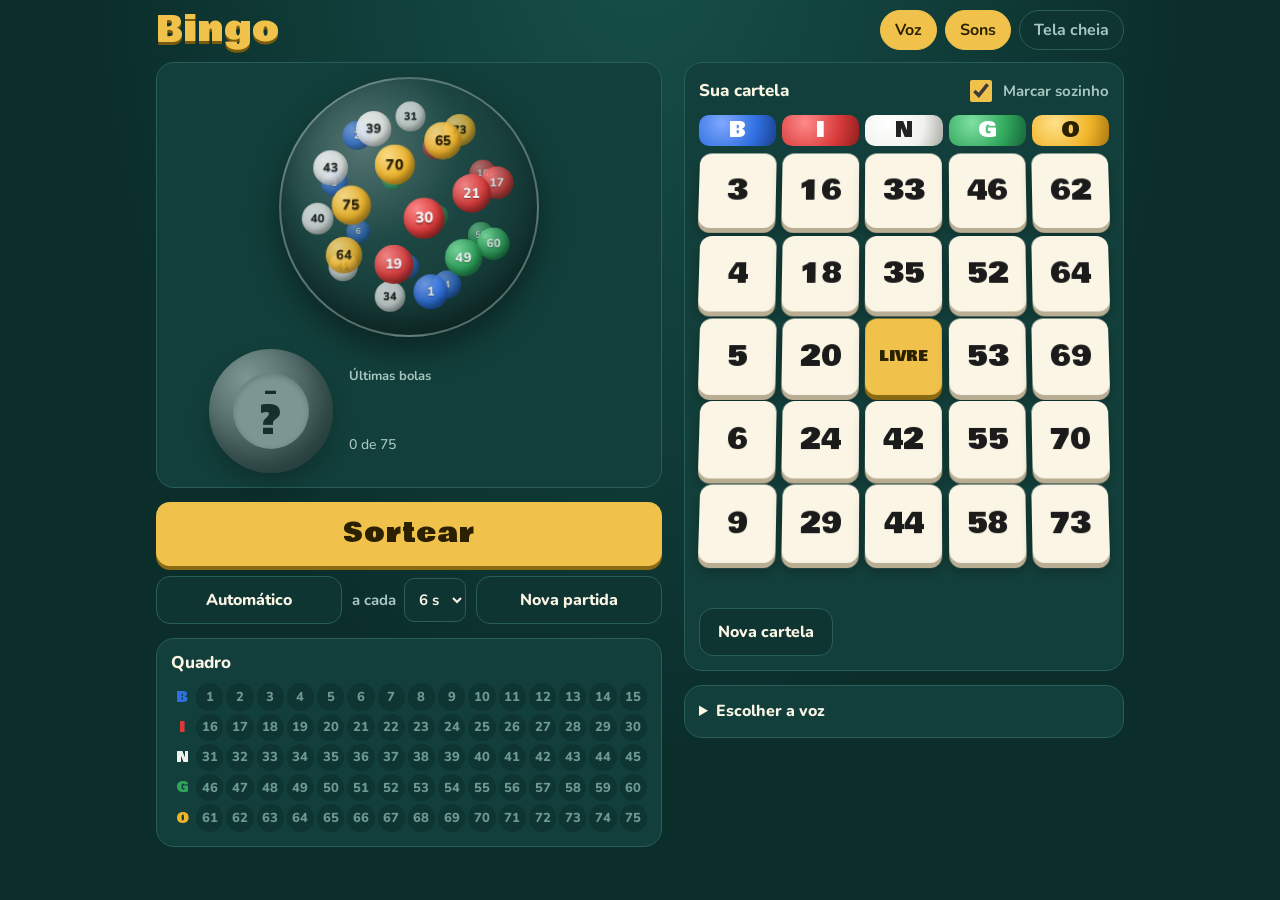
<file: index.html>
<!DOCTYPE html>
<html lang="pt-BR">
<head>
<meta charset="UTF-8">
<meta name="viewport" content="width=device-width, initial-scale=1, viewport-fit=cover">
<title>Bingo</title>
<meta name="theme-color" content="#0b2e2b">
<link rel="preconnect" href="https://fonts.googleapis.com">
<link rel="preconnect" href="https://fonts.gstatic.com" crossorigin>
<link href="https://fonts.googleapis.com/css2?family=Bowlby+One&family=Nunito:wght@500;700;800&display=swap" rel="stylesheet">
<link rel="stylesheet" href="style.css">
</head>
<body>

<header class="topo">
  <h1>Bingo</h1>
  <div class="chaves">
    <button type="button" class="chave" id="bVoz" aria-pressed="true">Voz</button>
    <button type="button" class="chave" id="bSom" aria-pressed="true">Sons</button>
    <button type="button" class="chave" id="bTela" aria-pressed="false" hidden>Tela cheia</button>
  </div>
</header>

<main class="layout">
  <div class="col">
    <section class="palco" aria-label="Sorteio">
      <div class="globo" id="globo" aria-hidden="true"></div>
      <div class="atual">
        <div class="bola-grande" id="bolaAtual" role="status" aria-live="polite" aria-label="Nenhuma bola sorteada ainda">
          <span class="miolo"><small id="bolaLetra">–</small><b id="bolaNum">?</b></span>
        </div>
        <div class="historico">
          <span class="rotulo">Últimas bolas</span>
          <ol id="historico" aria-label="Últimas bolas sorteadas"></ol>
          <span class="contagem" id="contagem">0 de 75</span>
        </div>
      </div>
    </section>

    <section class="controles" aria-label="Controles do sorteio">
      <button type="button" class="btn grande" id="bSortear">Sortear</button>
      <div class="linha">
        <button type="button" class="btn sec" id="bAuto" aria-pressed="false">Automático</button>
        <label class="seg">a cada
          <select id="selTempo" aria-label="Tempo entre as bolas">
            <option value="4000">4 s</option>
            <option value="6000" selected>6 s</option>
            <option value="9000">9 s</option>
          </select>
        </label>
        <button type="button" class="btn sec" id="bNova">Nova partida</button>
      </div>
    </section>

    <section class="quadro-caixa" aria-label="Números sorteados">
      <h2>Quadro</h2>
      <div class="quadro" id="quadro"></div>
    </section>
  </div>

  <div class="col">
    <section class="cartela-caixa" aria-label="Sua cartela">
      <div class="cartela-topo">
        <h2>Sua cartela</h2>
        <label class="seg"><input type="checkbox" id="chkAuto" checked> Marcar sozinho</label>
      </div>
      <div class="cartela" id="cartela" role="grid" aria-label="Cartela de bingo 5 por 5"></div>
      <p class="aviso" id="aviso" role="status" aria-live="polite"></p>
      <button type="button" class="btn sec" id="bCartela">Nova cartela</button>
    </section>

    <details class="voz-caixa">
      <summary>Escolher a voz</summary>
      <label class="seg">Voz
        <select id="selVoz" aria-label="Voz que chama os números"></select>
      </label>
      <button type="button" class="btn sec" id="bTestar">Testar voz</button>
      <p class="fino" id="vozInfo"></p>
    </details>
  </div>
</main>

<div class="faixa" id="faixa" role="alert" hidden></div>

<script src="app.js"></script>
</body>
</html>
</file>
<file: style.css>
:root {
  --fundo: #0b2e2b; --painel: #123f3b; --painel2: #0e3532; --linha: #2a5e58; --marfim: #fbf5e6; --suave: #a9c7c1; --ouro: #f0c24b;
  --B: #2f6fe0; --B2: #1b3f8c; --I: #d83a3a; --I2: #8c1d1d; --N: #f1f1ee; --N2: #a9a9a3; --G: #2fa65a; --G2: #17623a; --O: #f0b429; --O2: #a97612;
  --titulo: "Bowlby One", "Arial Black", Impact, sans-serif;
  --texto: "Nunito", system-ui, -apple-system, "Segoe UI", Roboto, sans-serif;
}
* { box-sizing: border-box; }
html { -webkit-text-size-adjust: 100%; text-size-adjust: 100%; }
body { margin: 0; min-height: 100vh; background: radial-gradient(ellipse at 50% -10%, #17504a 0, var(--fundo) 60%) fixed; color: var(--marfim); font: 500 16px/1.4 var(--texto); padding-bottom: env(safe-area-inset-bottom); }
button, select, input { font: inherit; }
[hidden] { display: none !important; }

.topo { display: flex; align-items: center; justify-content: space-between; padding: calc(10px + env(safe-area-inset-top)) 16px 6px; max-width: 1000px; margin: 0 auto; }
.topo h1 { margin: 0; font: 400 34px/1 var(--titulo); letter-spacing: 1px; color: var(--ouro); text-shadow: 0 3px 0 #7a5a0c; }
.chaves { display: flex; gap: 8px; }
.chave { min-height: 40px; padding: 0 14px; border-radius: 20px; border: 1px solid var(--linha); background: var(--painel2); color: var(--suave); font-weight: 700; cursor: pointer; }
.chave[aria-pressed="true"] { background: var(--ouro); color: #2b2100; border-color: var(--ouro); }

.layout { max-width: 1000px; margin: 0 auto; padding: 6px 16px 40px; display: grid; gap: 14px; }
.col { display: grid; gap: 14px; align-content: start; }
@media (min-width: 900px) { .layout { grid-template-columns: 1.15fr 1fr; gap: 22px; } }

h2 { margin: 0; font: 800 17px/1.2 var(--texto); }

/* ---------- palco 3D ---------- */
.palco { background: var(--painel); border: 1px solid var(--linha); border-radius: 18px; padding: 14px; display: grid; gap: 12px; justify-items: center; }
.globo { position: relative; width: min(260px, 70vw); aspect-ratio: 1; border-radius: 50%; background: radial-gradient(circle at 32% 26%, rgba(255,255,255,.28), rgba(255,255,255,.05) 38%, rgba(0,0,0,.28) 100%); border: 2px solid rgba(255,255,255,.28); box-shadow: inset 0 -16px 30px rgba(0,0,0,.35), 0 14px 30px rgba(0,0,0,.4); }
.globo.treme { animation: treme .09s linear infinite; }
@keyframes treme { 0% { transform: translate(0, 0); } 25% { transform: translate(3px, -2px); } 50% { transform: translate(-3px, 2px); } 75% { transform: translate(2px, 3px); } 100% { transform: translate(0, 0); } }
.mini { position: absolute; left: 50%; top: 50%; width: 36px; height: 36px; margin: -18px 0 0 -18px; display: grid; place-items: center; font: 800 13px/1 var(--texto); color: var(--tx, #fff); text-shadow: 0 1px 1px rgba(0,0,0,.35); border-radius: 50%; will-change: transform; background: radial-gradient(circle at 32% 28%, var(--c1), var(--c) 55%, var(--c2)); box-shadow: inset -3px -4px 6px rgba(0,0,0,.28); }

.atual { display: flex; align-items: center; gap: 16px; width: 100%; justify-content: center; flex-wrap: wrap; }
.bola-grande { --c1: #fff; --c: #888; --c2: #444; width: 124px; height: 124px; border-radius: 50%; display: grid; place-items: center; flex: none; background: radial-gradient(circle at 30% 24%, var(--c1), var(--c) 52%, var(--c2)); box-shadow: inset -9px -12px 20px rgba(0,0,0,.35), 0 12px 22px rgba(0,0,0,.45); perspective: 400px; }
.bola-grande.vazia { opacity: .45; filter: grayscale(.6); }
.bola-grande.entra { animation: entra .9s cubic-bezier(.2, 1.3, .4, 1) both; }
@keyframes entra { 0% { transform: translateY(-90px) scale(.2) rotateY(-420deg); opacity: 0; } 60% { opacity: 1; } 100% { transform: none; } }
.miolo { width: 62%; height: 62%; border-radius: 50%; background: #fff; display: grid; place-items: center; align-content: center; color: #1b1b1b; box-shadow: inset 0 2px 6px rgba(0,0,0,.25); line-height: 1; }
.miolo small { font: 400 20px/1 var(--titulo); }
.miolo b { font: 400 38px/1 var(--titulo); }

.historico { display: grid; gap: 6px; min-width: 150px; flex: 1; max-width: 260px; }
.rotulo { font-size: 13px; color: var(--suave); font-weight: 700; }
.historico ol { list-style: none; margin: 0; padding: 0; display: flex; gap: 6px; flex-wrap: wrap; min-height: 38px; }
.chip { width: 38px; height: 38px; border-radius: 50%; display: grid; place-items: center; font: 400 14px/1 var(--titulo); background: radial-gradient(circle at 30% 25%, var(--c1), var(--c) 60%, var(--c2)); color: var(--tx, #fff); }
.contagem { font-size: 14px; color: var(--suave); }

/* cores por letra */
.cB { --c1: #7fa8ff; --c: var(--B); --c2: var(--B2); --tx: #fff; }
.cI { --c1: #ff8a8a; --c: var(--I); --c2: var(--I2); --tx: #fff; }
.cN { --c1: #ffffff; --c: var(--N); --c2: var(--N2); --tx: #222; }
.cG { --c1: #7fe0a4; --c: var(--G); --c2: var(--G2); --tx: #fff; }
.cO { --c1: #ffe08a; --c: var(--O); --c2: var(--O2); --tx: #2b2100; }

/* ---------- controles ---------- */
.controles { display: grid; gap: 10px; }
.btn { min-height: 48px; padding: 0 18px; border-radius: 14px; border: 0; background: var(--ouro); color: #2b2100; font-weight: 800; cursor: pointer; box-shadow: 0 4px 0 #8a6a12; }
.btn:active { transform: translateY(3px); box-shadow: 0 1px 0 #8a6a12; }
.btn.grande { min-height: 64px; font: 400 26px/1 var(--titulo); letter-spacing: 1px; }
.btn.sec { background: var(--painel2); color: var(--marfim); border: 1px solid var(--linha); box-shadow: none; }
.btn.sec[aria-pressed="true"] { background: var(--G); border-color: var(--G); color: #fff; }
.btn[disabled] { opacity: .55; cursor: not-allowed; }
.linha { display: flex; gap: 10px; flex-wrap: wrap; align-items: center; }
.linha .btn { flex: 1; min-width: 120px; }
.seg { display: inline-flex; align-items: center; gap: 8px; color: var(--suave); font-weight: 700; font-size: 15px; }
select { min-height: 44px; border-radius: 10px; border: 1px solid var(--linha); background: var(--painel2); color: var(--marfim); padding: 0 10px; max-width: 100%; }
input[type="checkbox"] { width: 22px; height: 22px; accent-color: var(--ouro); }
button:focus-visible, select:focus-visible, input:focus-visible, summary:focus-visible, .celula:focus-visible { outline: 3px solid var(--ouro); outline-offset: 2px; }

/* ---------- quadro ---------- */
.quadro-caixa, .cartela-caixa, .voz-caixa { background: var(--painel); border: 1px solid var(--linha); border-radius: 18px; padding: 14px; }
.quadro-caixa h2 { margin-bottom: 10px; }
.quadro { display: grid; grid-template-columns: 22px repeat(15, 1fr); gap: 3px; align-items: center; }
.quadro .letra { font: 400 15px/1 var(--titulo); text-align: center; color: var(--c); }
.quadro .n { aspect-ratio: 1; display: grid; place-items: center; font-size: clamp(9px, 2.3vw, 13px); font-weight: 800; border-radius: 50%; background: var(--painel2); color: #6d9a93; }
.quadro .n.saiu { background: radial-gradient(circle at 30% 25%, var(--c1), var(--c) 60%, var(--c2)); color: var(--tx); }
.quadro .n.ultima { box-shadow: 0 0 0 2px var(--ouro); }

/* ---------- cartela ---------- */
.cartela-topo { display: flex; align-items: center; justify-content: space-between; gap: 10px; flex-wrap: wrap; margin-bottom: 10px; }
.cartela { display: grid; grid-template-columns: repeat(5, 1fr); gap: 6px; perspective: 900px; }
.cabeca { text-align: center; font: 400 22px/1.4 var(--titulo); color: var(--tx, #fff); border-radius: 10px; background: radial-gradient(circle at 30% 25%, var(--c1), var(--c) 60%, var(--c2)); }
.celula { aspect-ratio: 1; display: grid; place-items: center; border-radius: 12px; border: 0; background: var(--marfim); color: #1b1b1b; font: 400 clamp(20px, 6vw, 28px)/1 var(--titulo); cursor: pointer; transform: rotateX(8deg); box-shadow: 0 5px 0 #b9ae93, 0 8px 12px rgba(0,0,0,.3); transition: transform .12s, background .2s; position: relative; }
.celula:active { transform: rotateX(8deg) translateY(3px); }
.celula.marcada { background: radial-gradient(circle at 30% 25%, #ff9d8e, var(--I) 60%, var(--I2)); color: #fff; box-shadow: 0 5px 0 #6b1717, 0 8px 12px rgba(0,0,0,.3); }
.celula.livre { background: var(--ouro); color: #2b2100; font-size: clamp(11px, 3.4vw, 15px); box-shadow: 0 5px 0 #8a6a12, 0 8px 12px rgba(0,0,0,.3); }
.celula.balanca { animation: balanca .35s; }
@keyframes balanca { 0%, 100% { transform: rotateX(8deg); } 25% { transform: rotateX(8deg) translateX(-5px); } 75% { transform: rotateX(8deg) translateX(5px); } }
.aviso { min-height: 1.4em; margin: 12px 0; color: var(--ouro); font-weight: 800; }
.voz-caixa summary { cursor: pointer; font-weight: 800; }
.voz-caixa[open] { display: grid; gap: 10px; }
.fino { margin: 0; font-size: 14px; color: var(--suave); }

.faixa { position: fixed; inset: 0; z-index: 20; display: grid; place-items: center; background: rgba(5, 25, 23, .82); font: 400 clamp(46px, 14vw, 110px)/1 var(--titulo); color: var(--ouro); text-shadow: 0 6px 0 #7a5a0c; text-align: center; padding: 20px; animation: faixa .5s cubic-bezier(.2, 1.4, .4, 1) both; cursor: pointer; }
@keyframes faixa { from { transform: scale(.4) rotateX(70deg); opacity: 0; } to { transform: none; opacity: 1; } }

@media (prefers-reduced-motion: reduce) {
  .globo.treme, .bola-grande.entra, .celula.balanca, .faixa { animation: none; }
  .celula { transition: none; }
}
</file>
